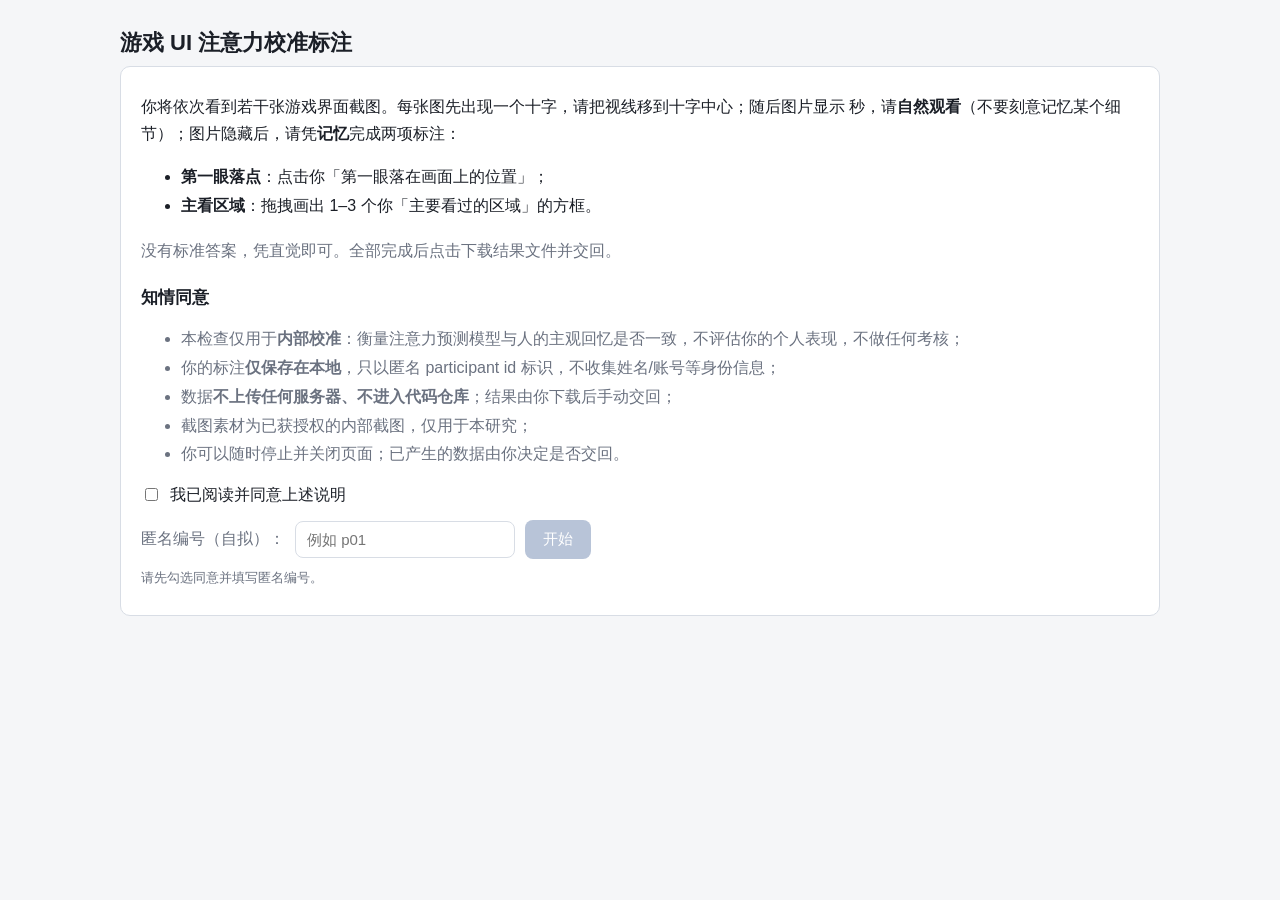
<file: projects/game-ui-attention/calibration/tools/index.html>
<!DOCTYPE html>
<html lang="zh-CN">
<head>
<meta charset="utf-8">
<meta name="viewport" content="width=device-width, initial-scale=1">
<title>注意力校准标注</title>
<style>
  :root { --fg:#1b1f27; --muted:#6b7280; --accent:#2f6feb; --line:#d8dde5; --bg:#f5f6f8; }
  * { box-sizing: border-box; }
  html, body { margin:0; padding:0; }
  body { font-family: -apple-system, "Segoe UI", "Microsoft YaHei", sans-serif; color:var(--fg); background:var(--bg); }
  .stage { max-width: 1080px; margin: 0 auto; padding: 28px 20px 60px; }
  h1 { font-size: 22px; margin: 0 0 8px; }
  h2 { font-size: 17px; margin: 22px 0 8px; }
  p { line-height: 1.7; margin: 8px 0; }
  .card { background:#fff; border:1px solid var(--line); border-radius:10px; padding: 18px 20px; }
  .muted { color: var(--muted); }
  .hidden { display: none !important; }
  button { cursor:pointer; border:0; border-radius:8px; padding: 10px 18px; font-size: 15px; background: var(--accent); color:#fff; }
  button:disabled { background:#b8c4d8; cursor: not-allowed; }
  button.ghost { background:#fff; color:var(--accent); border:1px solid var(--accent); }
  button.danger { background:#fff; color:#b42318; border:1px solid #f0b9b3; }
  input[type=text] { width: 220px; padding: 9px 11px; font-size:15px; border:1px solid var(--line); border-radius:8px; }
  label.consent { display:flex; gap:9px; align-items:flex-start; margin:14px 0; }
  label.consent input { margin-top:3px; }
  #fixation { display:flex; align-items:center; justify-content:center; height:70vh; font-size:120px; line-height:1; color:var(--fg); }
  .viewer-wrap { display:flex; justify-content:center; align-items:center; min-height: 60vh; position:relative; }
  canvas.viewer { border:1px solid var(--line); background:#e8ebef; touch-action: none; max-width:100%; }
  .progress { height:6px; background:#e3e7ee; border-radius:3px; overflow:hidden; margin:12px 0; }
  .progress > div { height:100%; width:0; background:var(--accent); }
  .toolbar { display:flex; gap:10px; flex-wrap:wrap; align-items:center; margin-top: 14px; }
  .hint { font-size:13px; color:var(--muted); }
  .topline { display:flex; justify-content:space-between; align-items:baseline; margin-bottom: 6px; }
  #summary { font-size: 14px; }
  code { background:#eef1f5; padding:1px 5px; border-radius:4px; }
  ul { line-height:1.8; }
</style>
</head>
<body>
<div class="stage">

  <!-- 说明页 -->
  <div id="screen-intro">
    <h1>游戏 UI 注意力校准标注</h1>
    <div class="card">
      <p>你将依次看到若干张游戏界面截图。每张图先出现一个十字，请把视线移到十字中心；随后图片显示 <b id="dur-text"></b> 秒，请<b>自然观看</b>（不要刻意记忆某个细节）；图片隐藏后，请凭<b>记忆</b>完成两项标注：</p>
      <ul>
        <li><b>第一眼落点</b>：点击你「第一眼落在画面上的位置」；</li>
        <li><b>主看区域</b>：拖拽画出 1–3 个你「主要看过的区域」的方框。</li>
      </ul>
      <p class="muted">没有标准答案，凭直觉即可。全部完成后点击下载结果文件并交回。</p>

      <h2>知情同意</h2>
      <ul class="muted">
        <li>本检查仅用于<b>内部校准</b>：衡量注意力预测模型与人的主观回忆是否一致，不评估你的个人表现，不做任何考核；</li>
        <li>你的标注<b>仅保存在本地</b>，只以匿名 participant id 标识，不收集姓名/账号等身份信息；</li>
        <li>数据<b>不上传任何服务器、不进入代码仓库</b>；结果由你下载后手动交回；</li>
        <li>截图素材为已获授权的内部截图，仅用于本研究；</li>
        <li>你可以随时停止并关闭页面；已产生的数据由你决定是否交回。</li>
      </ul>

      <label class="consent"><input type="checkbox" id="consent-box"> 我已阅读并同意上述说明</label>

      <div class="toolbar">
        <label class="muted">匿名编号（自拟）：</label>
        <input type="text" id="participant-id" placeholder="例如 p01" maxlength="40">
        <button id="btn-start" disabled>开始</button>
      </div>
      <p class="hint" id="start-hint">请先勾选同意并填写匿名编号。</p>
    </div>
  </div>

  <!-- 注视十字 -->
  <div id="screen-fixation" class="hidden"><div id="fixation">+</div></div>

  <!-- 图片展示 -->
  <div id="screen-image" class="hidden">
    <div class="topline"><span class="hint" id="img-progress-label"></span><span class="hint muted">请自然观看</span></div>
    <div class="viewer-wrap"><canvas id="canvas-image" class="viewer"></canvas></div>
    <div class="progress"><div id="progress-fill"></div></div>
  </div>

  <!-- 作答 -->
  <div id="screen-answer" class="hidden">
    <div class="topline"><span class="hint" id="ans-progress-label"></span><span class="hint muted">图片已隐藏，凭记忆作答</span></div>
    <div class="viewer-wrap"><canvas id="canvas-answer" class="viewer"></canvas></div>
    <div class="toolbar">
      <button id="btn-next" disabled>下一题</button>
      <button id="btn-undo-box" class="ghost" disabled>撤销最后一个框</button>
      <button id="btn-clear-point" class="ghost" disabled>清除落点</button>
      <button id="btn-skip" class="danger">无法作答，跳过</button>
    </div>
    <p class="hint" id="ans-hint">点击 = 第一眼落点；按住拖动 = 主看区域方框（最多 3 个）。</p>
  </div>

  <!-- 结束页 -->
  <div id="screen-done" class="hidden">
    <h1>完成</h1>
    <div class="card">
      <p>你已完成 <span id="done-count"></span> 张图片的标注。请下载结果文件并交回给组织者。</p>
      <div id="summary" class="muted"></div>
      <div class="toolbar" style="margin-top:18px;">
        <button id="btn-download">下载结果 JSON</button>
      </div>
      <p class="hint">下载后即可关闭本页。数据仅在你本机生成，不会自动发送到任何地方。</p>
    </div>
  </div>

</div>

<script>
"use strict";
var STUDY_CONFIG = __STUDY_CONFIG__;

(function () {
  var IMAGES = STUDY_CONFIG.images || [];
  var DURATION_MS = Math.max(500, Math.round((STUDY_CONFIG.duration_seconds || 3) * 1000));
  var FIXATION_MS = 500;

  var el = function (id) { return document.getElementById(id); };
  var screenIntro = el("screen-intro");
  var screenFixation = el("screen-fixation");
  var screenImage = el("screen-image");
  var screenAnswer = el("screen-answer");
  var screenDone = el("screen-done");

  var canvasImage = el("canvas-image");
  var canvasAnswer = el("canvas-answer");
  var ctxImage = canvasImage.getContext("2d");
  var ctxAnswer = canvasAnswer.getContext("2d");

  var participantId = "";
  var startedAtUtc = null;
  var responses = [];
  var loadedImages = [];

  var cur = -1;          // 当前图片下标
  var displayScale = 1;
  var firstLook = null;  // 原图坐标
  var boxes = [];        // 原图坐标方框
  var dragging = false;
  var moved = false;
  var dragStart = null;  // 原图坐标
  var dragCurrent = null;

  el("dur-text").textContent = String((DURATION_MS / 1000));

  // ---- 开始条件 ----
  function refreshStart() {
    var ok = el("consent-box").checked && el("participant-id").value.trim().length > 0;
    el("btn-start").disabled = !ok;
  }
  el("consent-box").addEventListener("change", refreshStart);
  el("participant-id").addEventListener("input", refreshStart);

  el("btn-start").addEventListener("click", function () {
    participantId = el("participant-id").value.trim();
    startedAtUtc = new Date().toISOString();
    preloadThenStart();
  });

  function preloadThenStart() {
    el("btn-start").disabled = true;
    el("start-hint").textContent = "正在加载图片…";
    var remaining = IMAGES.length;
    if (remaining === 0) { finish(); return; }
    IMAGES.forEach(function (im, i) {
      var img = new Image();
      img.onload = function () {
        loadedImages[i] = img;
        remaining -= 1;
        if (remaining === 0) { beginStudy(); }
      };
      img.onerror = function () {
        // 单张加载失败不阻断流程：作答阶段显示掩膜占位，结果里 respond 标记照常
        remaining -= 1;
        if (remaining === 0) { beginStudy(); }
      };
      img.src = "images/" + im.filename;
    });
  }

  function beginStudy() {
    screenIntro.classList.add("hidden");
    showFixation(0);
  }

  // ---- 阶段切换 ----
  function showOnly(node) {
    [screenIntro, screenFixation, screenImage, screenAnswer, screenDone].forEach(function (s) {
      s.classList.add("hidden");
    });
    node.classList.remove("hidden");
  }

  function showFixation(i) {
    showOnly(screenFixation);
    setTimeout(function () { showImage(i); }, FIXATION_MS);
  }

  function showImage(i) {
    cur = i;
    firstLook = null;
    boxes = [];
    var im = IMAGES[i];
    var img = loadedImages[i];
    var disp = fitDisplay(im.width, im.height, img);
    displayScale = disp.scale;

    canvasImage.width = disp.w;
    canvasImage.height = disp.h;
    if (img) { ctxImage.drawImage(img, 0, 0, disp.w, disp.h); }
    else { ctxImage.fillStyle = "#e8ebef"; ctxImage.fillRect(0, 0, disp.w, disp.h); }

    el("img-progress-label").textContent = "图 " + (i + 1) + " / " + IMAGES.length;

    var t0 = Date.now();
    var displayStartedAt = new Date().toISOString();
    var fill = el("progress-fill");
    fill.style.width = "0%";

    showOnly(screenImage);

    var timer = setInterval(function () {
      var pct = Math.min(100, ((Date.now() - t0) / DURATION_MS) * 100);
      fill.style.width = pct + "%";
      if (pct >= 100) { clearInterval(timer); }
    }, 50);

    setTimeout(function () {
      clearInterval(timer);
      fill.style.width = "100%";
      var displayEndedAt = new Date().toISOString();
      var displayMs = Math.max(0, Date.now() - t0);
      responses[cur] = {
        index: i,
        filename: im.filename,
        sha256: im.sha256,
        width: im.width,
        height: im.height,
        screen_type: im.screen_type,
        display_started_at_utc: displayStartedAt,
        display_ended_at_utc: displayEndedAt,
        display_ms: displayMs,
        responded: false,
        first_look: null,
        boxes: []
      };
      showAnswer(i, disp);
    }, DURATION_MS);
  }

  function fitDisplay(natW, natH, img) {
    var availW = Math.min(window.innerWidth * 0.94, 1080);
    var availH = window.innerHeight * 0.62;
    var scale = Math.min(availW / natW, availH / natH, 1.0);
    var w = Math.max(1, Math.round(natW * scale));
    var h = Math.max(1, Math.round(natH * scale));
    return { w: w, h: h, scale: scale };
  }

  function showAnswer(i, disp) {
    canvasAnswer.width = disp.w;
    canvasAnswer.height = disp.h;
    el("ans-progress-label").textContent = "图 " + (i + 1) + " / " + IMAGES.length;
    refreshAnswerToolbar();
    redrawAnswer();
    showOnly(screenAnswer);
  }

  function redrawAnswer() {
    var w = canvasAnswer.width, h = canvasAnswer.height;
    ctxAnswer.fillStyle = "#d9dde3";
    ctxAnswer.fillRect(0, 0, w, h);
    ctxAnswer.fillStyle = "#a9b0bb";
    ctxAnswer.font = "14px sans-serif";
    ctxAnswer.textAlign = "center";
    ctxAnswer.fillText("图片已隐藏 · 凭记忆标注", w / 2, 24);

    boxes.forEach(function (b) {
      var x = b.x * displayScale, y = b.y * displayScale;
      var bw = b.width * displayScale, bh = b.height * displayScale;
      ctxAnswer.strokeStyle = "#2f6feb";
      ctxAnswer.lineWidth = 2;
      ctxAnswer.strokeRect(x, y, bw, bh);
      ctxAnswer.fillStyle = "rgba(47,111,235,0.12)";
      ctxAnswer.fillRect(x, y, bw, bh);
    });

    if (firstLook) {
      var px = firstLook.x * displayScale, py = firstLook.y * displayScale;
      ctxAnswer.strokeStyle = "#b42318";
      ctxAnswer.lineWidth = 2;
      var r = 9;
      ctxAnswer.beginPath();
      ctxAnswer.moveTo(px - r, py); ctxAnswer.lineTo(px + r, py);
      ctxAnswer.moveTo(px, py - r); ctxAnswer.lineTo(px, py + r);
      ctxAnswer.stroke();
      ctxAnswer.beginPath();
      ctxAnswer.arc(px, py, r, 0, Math.PI * 2);
      ctxAnswer.stroke();
    }

    if (dragging && dragStart && dragCurrent) {
      var x0 = Math.min(dragStart.x, dragCurrent.x) * displayScale;
      var y0 = Math.min(dragStart.y, dragCurrent.y) * displayScale;
      var x1 = Math.max(dragStart.x, dragCurrent.x) * displayScale;
      var y1 = Math.max(dragStart.y, dragCurrent.y) * displayScale;
      ctxAnswer.strokeStyle = "#2f6feb";
      ctxAnswer.lineWidth = 2;
      ctxAnswer.setLineDash([5, 4]);
      ctxAnswer.strokeRect(x0, y0, x1 - x0, y1 - y0);
      ctxAnswer.setLineDash([]);
    }
  }

  function canvasToOrig(ev) {
    var rect = canvasAnswer.getBoundingClientRect();
    var cx = ev.clientX - rect.left;
    var cy = ev.clientY - rect.top;
    var x = Math.min(Math.max(cx / displayScale, 0), (canvasAnswer.width / displayScale));
    var y = Math.min(Math.max(cy / displayScale, 0), (canvasAnswer.height / displayScale));
    return { x: x, y: y };
  }

  canvasAnswer.addEventListener("pointerdown", function (ev) {
    ev.preventDefault();
    var p = canvasToOrig(ev);
    dragging = true;
    moved = false;
    dragStart = p;
    dragCurrent = p;
  });

  canvasAnswer.addEventListener("pointermove", function (ev) {
    if (!dragging) { return; }
    var p = canvasToOrig(ev);
    var dx = (p.x - dragStart.x) * displayScale;
    var dy = (p.y - dragStart.y) * displayScale;
    if (!moved && Math.hypot(dx, dy) >= 6) { moved = true; }
    dragCurrent = p;
    redrawAnswer();
  });

  canvasAnswer.addEventListener("pointerup", function (ev) {
    if (!dragging) { return; }
    dragging = false;
    var p = canvasToOrig(ev);
    if (moved) {
      if (boxes.length >= 3) {
        el("ans-hint").textContent = "主看区域最多 3 个，请先撤销后再添加。";
      } else {
        var x0 = Math.min(dragStart.x, p.x), y0 = Math.min(dragStart.y, p.y);
        var x1 = Math.max(dragStart.x, p.x), y1 = Math.max(dragStart.y, p.y);
        if (x1 - x0 >= 2 && y1 - y0 >= 2) {
          boxes.push({ x: x0, y: y0, width: x1 - x0, height: y1 - y0 });
          el("ans-hint").textContent = "已添加方框 " + boxes.length + "/3。点击 = 落点；拖动 = 方框。";
        }
      }
    } else {
      firstLook = { x: p.x, y: p.y };
      el("ans-hint").textContent = "已记录第一眼落点。可拖动添加 1–3 个主看区域方框。";
    }
    dragStart = null;
    dragCurrent = null;
    refreshAnswerToolbar();
    redrawAnswer();
  });

  function refreshAnswerToolbar() {
    var hasAnswer = !!firstLook && boxes.length >= 1;
    el("btn-next").disabled = !hasAnswer;
    el("btn-undo-box").disabled = boxes.length === 0;
    el("btn-clear-point").disabled = !firstLook;
  }

  el("btn-undo-box").addEventListener("click", function () {
    boxes.pop();
    refreshAnswerToolbar();
    redrawAnswer();
  });

  el("btn-clear-point").addEventListener("click", function () {
    firstLook = null;
    refreshAnswerToolbar();
    redrawAnswer();
  });

  el("btn-skip").addEventListener("click", function () {
    // 无法作答：标记 responded=false，进入排除统计，不阻断流程
    if (responses[cur]) { responses[cur].responded = false; }
    advance();
  });

  el("btn-next").addEventListener("click", function () {
    if (!firstLook || boxes.length < 1) { return; }
    responses[cur].responded = true;
    responses[cur].first_look = { x: round2(firstLook.x), y: round2(firstLook.y) };
    responses[cur].boxes = boxes.map(function (b) {
      return { x: round2(b.x), y: round2(b.y), width: round2(b.width), height: round2(b.height) };
    });
    advance();
  });

  function advance() {
    if (cur + 1 < IMAGES.length) { showFixation(cur + 1); }
    else { finish(); }
  }

  function round2(v) { return Math.round(v * 100) / 100; }

  function finish() {
    var finishedAtUtc = new Date().toISOString();
    var completed = responses.length === IMAGES.length &&
      responses.every(function (r) { return r && r.responded === true; });
    window.__result = {
      schema_version: "game-ui-attention-calibration-response/v1",
      study_id: STUDY_CONFIG.study_id,
      participant_id: participantId,
      started_at_utc: startedAtUtc,
      finished_at_utc: finishedAtUtc,
      duration_seconds: STUDY_CONFIG.duration_seconds,
      shuffle_seed: STUDY_CONFIG.shuffle_seed,
      user_agent: navigator.userAgent,
      completed: completed,
      images: responses
    };
    el("done-count").textContent = String(responses.length);
    var okCount = responses.filter(function (r) { return r && r.responded; }).length;
    el("summary").textContent = "作答 " + okCount + " / " + IMAGES.length + " 张；完成状态：" + (completed ? "完整" : "不完整（将按协议排除）");
    showOnly(screenDone);
  }

  el("btn-download").addEventListener("click", function () {
    var payload = JSON.stringify(window.__result, null, 2);
    var blob = new Blob([payload], { type: "application/json" });
    var url = URL.createObjectURL(blob);
    var a = document.createElement("a");
    var safeId = participantId.replace(/[^0-9a-zA-Z_-]/g, "_") || "participant";
    a.href = url;
    a.download = "response-" + safeId + ".json";
    document.body.appendChild(a);
    a.click();
    document.body.removeChild(a);
    setTimeout(function () { URL.revokeObjectURL(url); }, 3000);
  });
})();
</script>
</body>
</html>
</file>
